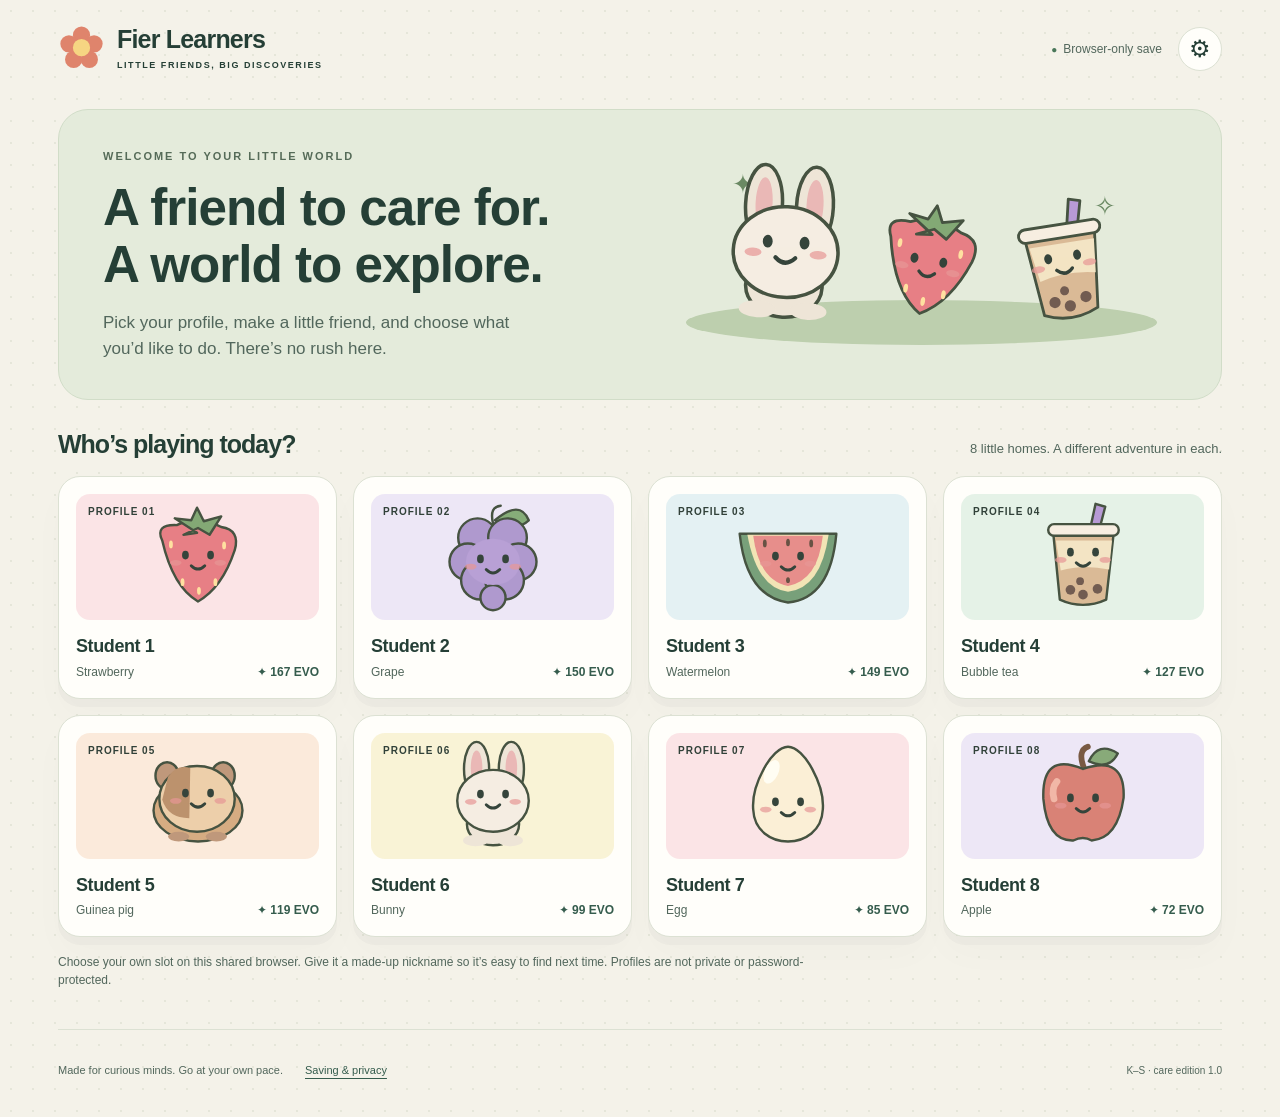
<file: index.html>
<!DOCTYPE html>
<html lang="en">
<head>
  <meta charset="utf-8">
  <meta name="viewport" content="width=device-width,initial-scale=1">
  <meta name="theme-color" content="#355c4d">
  <meta name="description" content="Make a little friend, explore a supply garden, and grow your maths skills. A gentle, browser-only Fier Learners game.">
  <title>Fier Learners · Little friends, big discoveries</title>
  <link rel="stylesheet" href="styles.css?v=care1">
  <script defer src="game.js?v=care1"></script>
  <script defer src="app.js?v=care1"></script>
</head>
<body>
  <a class="skip-link" href="#main">Skip to game</a>
  <header class="header">
    <a href="#profiles" class="brand" aria-label="Fier Learners, choose a profile">
      <svg class="brand-flower" viewBox="0 0 60 60" aria-hidden="true"><g fill="#df846c"><circle cx="30" cy="13" r="11"/><circle cx="46" cy="24" r="11"/><circle cx="40" cy="44" r="11"/><circle cx="20" cy="44" r="11"/><circle cx="14" cy="24" r="11"/></g><circle cx="30" cy="29" r="11" fill="#f6d582"/></svg>
      <span>Fier Learners<small>LITTLE FRIENDS, BIG DISCOVERIES</small></span>
    </a>
    <div class="header-actions"><span id="saveStatus" class="save-status" role="status">Checking browser save…</span><button class="icon-button" id="settingsButton" aria-label="Open settings">⚙</button></div>
  </header>
  <main id="main" tabindex="-1"></main>
  <footer class="footer"><span>Made for curious minds. Go at your own pace.</span><button id="aboutButton" class="text-button">Saving &amp; privacy</button><span class="release">K–S · care edition 1.0</span></footer>
  <div id="toast" class="toast" role="status" aria-live="polite"></div>
  <dialog id="editor" aria-labelledby="editorTitle"></dialog>
  <dialog id="settings" aria-labelledby="settingsTitle"></dialog>
  <dialog id="resetDialog" aria-labelledby="resetTitle"></dialog>
  <dialog id="about" aria-labelledby="aboutTitle">
    <div class="dialog-head"><span class="eyebrow">A LITTLE NOTE</span><button class="icon-button" data-close="about" aria-label="Close saving and privacy">×</button></div>
    <h2 id="aboutTitle">Your friend will wait for you.</h2>
    <p>There are no timers, daily streaks, health meters or lost progress while you are away. Your avatar is always safe and ready to play.</p>
    <p>Progress and nicknames are saved only in this browser on this device. There are no accounts, trackers or data uploads in the game. Use a made-up nickname, especially on a shared computer.</p>
    <p>These eight profiles are shared by anyone using this browser. They are not password-protected. A different device, private browsing, or clearing browser data may start a new game.</p>
    <p>If saving is unavailable, you can still play for this visit. The save message at the top tells you what happened.</p>
    <button class="button primary" data-close="about">Got it</button>
  </dialog>
  <noscript><p class="noscript">Please enable JavaScript to play Fier Learners. No account is needed.</p></noscript>
</body>
</html>
</file>
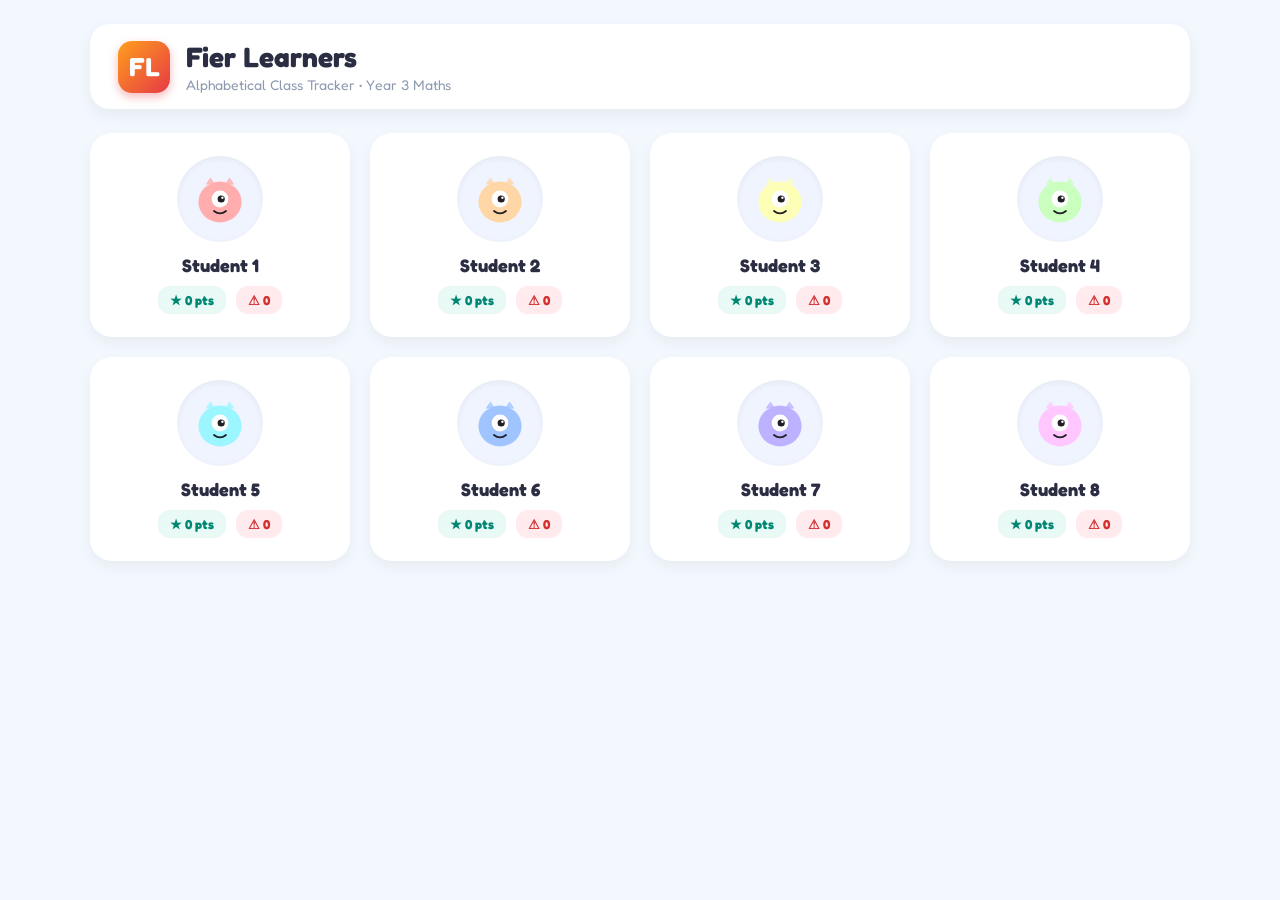
<file: kailani-savannah.html>
<!DOCTYPE html>
<html lang="en">
<head>
  <meta charset="UTF-8">
  <title>Fier Learners</title>
  <meta name="viewport" content="width=device-width, initial-scale=1.0">
  <link rel="preconnect" href="https://fonts.googleapis.com">
  <link rel="preconnect" href="https://fonts.gstatic.com" crossorigin>
  <link href="https://fonts.googleapis.com/css2?family=Fredoka:wght@400;600;700&display=swap" rel="stylesheet">
  <style>
    :root {
      --bg: #f3f8fe;
      --card-bg: #ffffff;
      --primary: #4361ee;
      --accent-green: #2ec4b6;
      --accent-red: #e63946;
      --text: #2b2d42;
      --muted: #8d99ae;
    }

    * {
      box-sizing: border-box;
      font-family: 'Fredoka', cursive, sans-serif;
    }

    body {
      margin: 0;
      padding: 24px;
      background-color: var(--bg);
      color: var(--text);
    }

    header {
      display: flex;
      align-items: center;
      justify-content: space-between;
      max-width: 1100px;
      margin: 0 auto 24px auto;
      background: #ffffff;
      padding: 16px 28px;
      border-radius: 20px;
      box-shadow: 0 6px 16px rgba(0, 0, 0, 0.06);
    }

    .logo-area {
      display: flex;
      align-items: center;
      gap: 16px;
    }

    .badge-icon {
      width: 52px;
      height: 52px;
      background: linear-gradient(135deg, #ff9f1c, #e63946);
      border-radius: 14px;
      display: flex;
      align-items: center;
      justify-content: center;
      font-size: 26px;
      font-weight: 700;
      color: #fff;
      box-shadow: 0 4px 10px rgba(230, 57, 70, 0.35);
    }

    h1 {
      margin: 0;
      font-size: 28px;
      color: var(--text);
    }

    .subtitle {
      font-size: 14px;
      color: var(--muted);
      margin-top: 2px;
    }

    .grid {
      display: grid;
      grid-template-columns: repeat(auto-fill, minmax(210px, 1fr));
      gap: 20px;
      max-width: 1100px;
      margin: 0 auto;
    }

    .card {
      background: var(--card-bg);
      border-radius: 22px;
      padding: 20px 16px;
      text-align: center;
      box-shadow: 0 6px 14px rgba(0, 0, 0, 0.05);
      transition: transform 0.15s ease, box-shadow 0.15s ease;
      cursor: pointer;
      display: flex;
      flex-direction: column;
      align-items: center;
      border: 3px solid transparent;
    }

    .card:hover {
      transform: translateY(-4px);
      box-shadow: 0 10px 20px rgba(67, 97, 238, 0.12);
      border-color: #dbe4ff;
    }

    .avatar-wrap {
      width: 86px;
      height: 86px;
      border-radius: 50%;
      background: #f0f4ff;
      display: flex;
      align-items: center;
      justify-content: center;
      margin-bottom: 12px;
      box-shadow: inset 0 2px 6px rgba(0, 0, 0, 0.05);
    }

    .name {
      font-size: 18px;
      font-weight: 700;
      margin-bottom: 10px;
    }

    .stats {
      display: flex;
      gap: 10px;
      width: 100%;
      justify-content: center;
    }

    .pill {
      padding: 6px 12px;
      border-radius: 12px;
      font-size: 13px;
      font-weight: 700;
      display: flex;
      align-items: center;
      gap: 4px;
    }

    .pill-points {
      background: #e8f9f6;
      color: #008774;
    }

    .pill-warnings {
      background: #ffebee;
      color: #d32f2f;
    }

    /* Quiz Modal */
    .modal-overlay {
      position: fixed;
      inset: 0;
      background: rgba(43, 45, 66, 0.55);
      backdrop-filter: blur(4px);
      display: none;
      align-items: center;
      justify-content: center;
      z-index: 1000;
      padding: 16px;
    }

    .modal-overlay.active {
      display: flex;
    }

    .modal-box {
      background: #ffffff;
      border-radius: 28px;
      width: 100%;
      max-width: 440px;
      padding: 28px;
      text-align: center;
      box-shadow: 0 18px 36px rgba(0, 0, 0, 0.2);
      animation: pop 0.2s cubic-bezier(0.175, 0.885, 0.32, 1.275);
    }

    @keyframes pop {
      from { transform: scale(0.9); opacity: 0; }
      to { transform: scale(1); opacity: 1; }
    }

    .equation {
      font-size: 40px;
      font-weight: 700;
      color: var(--primary);
      margin: 18px 0;
      letter-spacing: 1px;
    }

    .input-field {
      width: 140px;
      font-size: 32px;
      text-align: center;
      padding: 8px 12px;
      border: 3px solid #dcdff2;
      border-radius: 14px;
      font-weight: 700;
      outline: none;
      transition: border-color 0.15s;
    }

    .input-field:focus {
      border-color: var(--primary);
    }

    .actions {
      display: flex;
      gap: 12px;
      margin-top: 24px;
    }

    button {
      flex: 1;
      padding: 14px;
      font-size: 16px;
      font-weight: 700;
      border: none;
      border-radius: 14px;
      cursor: pointer;
      transition: opacity 0.15s ease, transform 0.1s ease;
    }

    button:active {
      transform: scale(0.97);
    }

    .btn-submit {
      background: var(--primary);
      color: #fff;
      box-shadow: 0 4px 10px rgba(67, 97, 238, 0.3);
    }

    .btn-cancel {
      background: #edeff5;
      color: #6c757d;
    }

    .feedback {
      min-height: 24px;
      font-size: 15px;
      font-weight: 700;
      margin-top: 14px;
    }

    .feedback.good { color: var(--accent-green); }
    .feedback.bad { color: var(--accent-red); }
  </style>
</head>
<body>

  <header>
    <div class="logo-area">
      <div class="badge-icon">FL</div>
      <div>
        <h1>Fier Learners</h1>
        <div class="subtitle">Alphabetical Class Tracker &bull; Year 3 Maths</div>
      </div>
    </div>
  </header>

  <main class="grid" id="studentGrid"></main>

  <div class="modal-overlay" id="quizModal">
    <div class="modal-box">
      <h2 id="modalStudentName" style="margin: 0; font-size: 24px;"></h2>
      <p style="color: var(--muted); margin: 6px 0 0 0;">Solve the equation for +2 points!</p>
      
      <div class="equation" id="mathProblem">10 + 10 = ?</div>

      <input type="number" id="answerInput" class="input-field" placeholder="?" autocomplete="off">

      <div class="actions">
        <button class="btn-cancel" onclick="closeModal()">Back</button>
        <button class="btn-submit" onclick="checkAnswer()">Submit</button>
      </div>

      <div class="feedback" id="feedbackText"></div>
    </div>
  </div>

  <script>
    // Alphabetical student list
    const students = [
      { id: 1, name: "Student 1", points: 0, warnings: 0, color: "#ffadad" },
      { id: 2, name: "Student 2", points: 0, warnings: 0, color: "#ffd6a5" },
      { id: 3, name: "Student 3", points: 0, warnings: 0, color: "#fdffb6" },
      { id: 4, name: "Student 4", points: 0, warnings: 0, color: "#caffbf" },
      { id: 5, name: "Student 5", points: 0, warnings: 0, color: "#9bf6ff" },
      { id: 6, name: "Student 6", points: 0, warnings: 0, color: "#a0c4ff" },
      { id: 7, name: "Student 7", points: 0, warnings: 0, color: "#bdb2ff" },
      { id: 8, name: "Student 8", points: 0, warnings: 0, color: "#ffc6ff" }
    ];

    let activeStudent = null;
    let currentA = 0;
    let currentB = 0;

    // Generates a simple SVG Dojo-like monster
    function renderMonster(color) {
      return `
        <svg width="60" height="60" viewBox="0 0 100 100">
          <ellipse cx="50" cy="55" rx="36" ry="34" fill="${color}" />
          <!-- Horns/Ears -->
          <polygon points="26,26 34,14 42,26" fill="${color}" opacity="0.8" />
          <polygon points="58,26 66,14 74,26" fill="${color}" opacity="0.8" />
          <!-- Big Eye -->
          <circle cx="50" cy="50" r="14" fill="#ffffff" />
          <circle cx="52" cy="50" r="6" fill="#1e1e24" />
          <circle cx="54" cy="48" r="2" fill="#ffffff" />
          <!-- Smile -->
          <path d="M 40 70 Q 50 78 60 70" stroke="#1e1e24" stroke-width="3" fill="none" stroke-linecap="round" />
        </svg>
      `;
    }

    function renderGrid() {
      const grid = document.getElementById('studentGrid');
      grid.innerHTML = '';

      students.forEach(student => {
        const card = document.createElement('div');
        card.className = 'card';
        card.onclick = () => openQuiz(student);

        card.innerHTML = `
          <div class="avatar-wrap">${renderMonster(student.color)}</div>
          <div class="name">${student.name}</div>
          <div class="stats">
            <span class="pill pill-points">&#9733; ${student.points} pts</span>
            <span class="pill pill-warnings">&#9888; ${student.warnings}</span>
          </div>
        `;
        grid.appendChild(card);
      });
    }

    function openQuiz(student) {
      activeStudent = student;
      document.getElementById('modalStudentName').textContent = student.name;
      document.getElementById('feedbackText').textContent = '';
      document.getElementById('answerInput').value = '';

      // Random Year 3 friendly addition (multiples of 10 or 2-digit sums)
      currentA = (Math.floor(Math.random() * 4) + 1) * 10; // 10, 20, 30, 40
      currentB = Math.floor(Math.random() * 30) + 10;      // 10 to 39

      document.getElementById('mathProblem').textContent = `${currentA} + ${currentB} = ?`;
      document.getElementById('quizModal').classList.add('active');

      setTimeout(() => {
        document.getElementById('answerInput').focus();
      }, 100);
    }

    function closeModal() {
      document.getElementById('quizModal').classList.remove('active');
    }

    function checkAnswer() {
      const val = parseInt(document.getElementById('answerInput').value, 10);
      const fb = document.getElementById('feedbackText');
      const correct = currentA + currentB;

      if (isNaN(val)) return;

      if (val === correct) {
        activeStudent.points += 2;
        fb.className = 'feedback good';
        fb.textContent = 'Correct! +2 points earned!';
        renderGrid();
        setTimeout(closeModal, 900);
      } else {
        activeStudent.warnings += 1;
        fb.className = 'feedback bad';
        fb.textContent = `Incorrect (Answer was ${correct}). Warning added!`;
        renderGrid();
        setTimeout(closeModal, 1400);
      }
    }

    // Enter key submits answer
    document.getElementById('answerInput').addEventListener('keyup', (e) => {
      if (e.key === 'Enter') checkAnswer();
    });

    renderGrid();
  </script>
</body>
</html>
</file>
<file: styles.css>
:root{color-scheme:light;--ink:#253f36;--muted:#52675c;--green:#355c4d;--paper:#fffefa;--line:#dce1d3;--cream:#f4f2e9;--pink:#f1b7bd;--shadow:0 8px 0 #253f3607,0 18px 36px #253f3605;font-family:ui-rounded,'Avenir Next','Trebuchet MS',Arial,sans-serif;font-synthesis:none}*{box-sizing:border-box}body{margin:0;color:var(--ink);background:var(--cream);background-image:radial-gradient(#8b9e7e25 1px,transparent 1px);background-size:22px 22px;font-size:16px;line-height:1.5}button,input,select{font:inherit}button,a,input,select{-webkit-tap-highlight-color:transparent}button{cursor:pointer}a{color:inherit}button:disabled{cursor:default}button:focus-visible,a:focus-visible,input:focus-visible,select:focus-visible{outline:3px solid #7251a7;outline-offset:4px}button{touch-action:manipulation}.skip-link{position:fixed;top:-80px;left:16px;z-index:200;background:var(--paper);padding:12px}.skip-link:focus{top:10px}.header{max-width:1220px;margin:auto;padding:25px 28px;display:flex;align-items:center;justify-content:space-between;gap:20px}.brand{display:flex;align-items:center;gap:12px;text-decoration:none;font-size:25px;line-height:1.1;font-weight:900;letter-spacing:-.8px}.brand-flower{width:47px;height:47px}.brand small{display:block;font-size:9px;letter-spacing:1.55px;margin-top:7px;font-weight:800}.header-actions{display:flex;align-items:center;gap:16px}.save-status{font-size:12px;max-width:290px;color:var(--muted)}.save-status::before{content:'●';font-size:10px;margin-right:6px;color:#497759}.save-status.unsaved{color:#754919}.save-status.unsaved::before{color:#a46215}.icon-button{border:1px solid var(--line);background:var(--paper);border-radius:50%;height:44px;min-width:44px;display:inline-flex;align-items:center;justify-content:center;font-size:24px;color:var(--ink)}main{max-width:1164px;margin:12px auto 40px;min-height:70vh}main:focus{outline:none}h1,h2,h3,p{margin-top:0}h1,h2,h3{line-height:1.13;letter-spacing:-1px}h1{font-size:clamp(34px,4vw,52px);margin-bottom:16px}h2{font-size:29px}h3{font-size:21px;letter-spacing:-.4px}.eyebrow{font-size:11px;font-weight:900;letter-spacing:2px;display:block;margin-bottom:14px;color:#556b58}.intro{display:grid;grid-template-columns:1.1fr 1fr;align-items:center;background:#e4ebdb;border:1px solid #d1ddc8;border-radius:30px;padding:38px 44px;margin-bottom:30px;overflow:hidden;position:relative}.intro p{max-width:450px;color:var(--muted);font-size:17px;margin-bottom:0}.intro-illustration{position:relative;min-height:200px;display:flex;align-items:center;justify-content:center;gap:0}.intro-illustration::after{content:'';position:absolute;bottom:10px;left:20px;right:20px;height:45px;border-radius:50%;background:#bdcfae;z-index:0}.intro-friend{width:135px;z-index:1;transform:rotate(-9deg);align-self:flex-end;margin-bottom:25px}.intro-friend:nth-child(2){width:170px;transform:rotate(3deg);margin-left:-10px}.intro-friend:nth-child(3){transform:rotate(10deg);margin-left:-10px}.sparkle{position:absolute;color:#6a8963;font-size:26px;top:10px;left:13%}.sparkle:last-child{left:auto;right:12%;top:32px}.section-heading{display:flex;justify-content:space-between;gap:16px;align-items:end;margin:26px 0 18px}.section-heading h2{margin:0;font-size:25px}.section-heading p{margin:0;color:var(--muted);font-size:13px}.profiles{display:grid;grid-template-columns:repeat(4,1fr);gap:16px}.profile-card{text-align:left;border:1px solid var(--line);border-radius:22px;background:var(--paper);padding:17px;box-shadow:var(--shadow);transition:transform .18s,border-color .18s;min-width:0;color:var(--ink)}.profile-card:hover{transform:translateY(-4px);border-color:#73966d}.profile-art{height:126px;display:flex;align-items:center;justify-content:center;border-radius:14px;background:var(--tint);margin-bottom:16px;position:relative}.profile-art svg{width:116px;height:116px}.profile-number{position:absolute;top:10px;left:12px;font-size:10px;font-weight:800;letter-spacing:1px;color:#314139}.profile-card h3{margin:0 0 6px;overflow-wrap:anywhere;font-size:18px}.profile-meta{display:flex;justify-content:space-between;gap:8px;font-size:12px;color:var(--muted)}.profile-meta span:last-child{font-weight:800;color:var(--green)}.profile-note{font-size:12px;color:var(--muted);margin-top:16px;max-width:750px}.topline{display:flex;align-items:center;justify-content:space-between;gap:16px;margin-bottom:20px}.back-link,.text-button{border:0;background:none;padding:8px 0;color:var(--green);text-decoration:underline;text-underline-offset:4px;font-size:13px}.back-link{text-decoration:none;font-weight:800}.nav-tabs{display:flex;gap:6px;border:1px solid #d7decf;background:#e9ecdf;border-radius:15px;padding:5px}.nav-tabs a{padding:9px 18px;text-decoration:none;border-radius:10px;font-size:14px;font-weight:800;white-space:nowrap}.nav-tabs a[aria-current=page]{background:var(--paper);box-shadow:0 2px 4px #253f3610}.home-layout{display:grid;grid-template-columns:minmax(0,1.13fr) minmax(0,1fr);gap:25px}.habitat{background:#e3ecdc;border:1px solid #cad9c2;border-radius:27px;overflow:hidden;position:relative;display:flex;flex-direction:column;min-height:465px}.habitat-top{display:flex;justify-content:space-between;align-items:start;padding:24px 27px;gap:12px}.habitat h1{font-size:33px;margin:4px 0 0;overflow-wrap:anywhere}.habitat .eyebrow{margin:0;font-size:10px}.pill{display:inline-flex;align-items:center;gap:7px;background:#fffefa;border:1px solid #e1e2d5;padding:6px 12px;border-radius:30px;font-size:13px;font-weight:800;white-space:nowrap}.stage{height:245px;position:relative;display:flex;align-items:center;justify-content:center;isolation:isolate}.stage::before{content:'';position:absolute;width:80%;height:90%;border-radius:50% 50% 35% 35%;background:#f4f4df;bottom:0;z-index:-2}.stage::after{content:'';position:absolute;width:72%;height:44px;border-radius:50%;background:#b4caa8;bottom:1px;z-index:-1}.big-avatar{width:225px;height:225px;position:relative;z-index:1;filter:drop-shadow(0 9px 2px #4a6b3420);animation:float 4s ease-in-out infinite}.stage-flower{position:absolute;width:32px;height:32px;bottom:23px;left:12%;color:#d38b74;font-size:30px;transform:rotate(-15deg)}.stage-flower.right{left:auto;right:11%;bottom:31px;color:#a194be}.speech{align-self:center;text-align:center;font-size:13px;background:#fffefacc;border:1px solid #d5ddcc;border-radius:14px;padding:9px 15px;margin:17px 16px 21px;max-width:90%;color:#455e4c}.care-row{padding:0 22px 23px;display:grid;grid-template-columns:repeat(3,1fr);gap:8px}.care-button{border:1px solid #bbcbb2;background:#fffef5;border-radius:13px;color:var(--ink);padding:10px 4px;font-size:12px;font-weight:800;display:flex;align-items:center;justify-content:center;gap:6px;min-height:45px}.care-button:hover{background:#f6e8c4}.care-button svg{width:23px;height:23px}.home-side h2{font-size:29px;margin-bottom:7px}.home-side>p{font-size:14px;color:var(--muted);margin-bottom:21px}.activity-card{border:1px solid var(--line);border-radius:18px;background:var(--paper);display:flex;align-items:center;gap:16px;text-decoration:none;padding:18px 20px;margin-bottom:12px;transition:transform .18s}.activity-card:hover{transform:translateX(4px);border-color:#789469}.activity-icon{display:grid;place-items:center;min-width:55px;height:55px;border-radius:14px;background:#e9edde;font-size:28px}.activity-icon svg{width:36px;height:36px}.activity-card:nth-of-type(2) .activity-icon{background:#f6e7ca}.activity-card:nth-of-type(3) .activity-icon{background:#ece5f4}.activity-card h3{font-size:18px;margin:0 0 5px}.activity-card p{font-size:12px;color:var(--muted);margin:0}.arrow{margin-left:auto;font-size:22px}.inventory{border:1px dashed #b9c7ad;border-radius:18px;padding:17px 20px;margin-top:21px;background:#f9f8ef}.inventory h3{font-size:13px;letter-spacing:.6px;margin:0 0 12px}.supplies{display:flex;gap:19px;flex-wrap:wrap;font-size:12px}.supply{display:flex;align-items:center;gap:5px}.supply svg{width:24px;height:24px}.supply strong{font-size:17px}.calm-note{font-size:12px;color:var(--muted);margin:16px 0 0}.button{display:inline-flex;align-items:center;justify-content:center;gap:8px;padding:12px 20px;min-height:46px;background:var(--paper);border:1px solid #b6c8b5;border-radius:12px;text-decoration:none;font-weight:800;color:var(--green);font-size:14px}.button.primary{background:var(--green);color:white;border-color:var(--green);box-shadow:0 3px 0 #1c3d31}.button.primary:hover{background:#284b3d}.button:disabled{opacity:.55;box-shadow:none}.button-row{display:flex;gap:10px;flex-wrap:wrap;margin-top:23px}.page-intro{display:flex;align-items:center;justify-content:space-between;gap:20px;margin:30px 0 24px}.page-intro h1{font-size:36px;margin:0 0 9px}.page-intro p{color:var(--muted);margin:0;max-width:680px;font-size:15px}.panel{background:var(--paper);border:1px solid var(--line);border-radius:24px;padding:28px;box-shadow:var(--shadow)}.math-layout{display:grid;grid-template-columns:280px 1fr;gap:24px}.math-choices{display:flex;flex-direction:column;gap:10px}.mode-button{text-align:left;border:1px solid var(--line);background:var(--paper);border-radius:15px;padding:16px;color:var(--ink)}.mode-button strong{display:block;font-size:15px;margin-bottom:5px}.mode-button small{display:block;font-size:12px;color:var(--muted)}.mode-button[aria-pressed=true]{border:2px solid var(--green);padding:15px;background:#e7eeda}.quiz-panel{text-align:center;min-height:370px;display:flex;flex-direction:column;align-items:center;justify-content:center}.quiz-panel .eyebrow{margin-bottom:20px}.equation{font-size:clamp(30px,5vw,52px);font-weight:900;letter-spacing:1px;margin:0 0 22px}.answer-row{display:flex;gap:10px;justify-content:center;align-items:end}.answer-group label{display:block;text-align:left;font-size:12px;font-weight:800;margin-bottom:6px}.answer-input{border:2px solid #b9cbb3;border-radius:12px;width:132px;height:52px;text-align:center;font-size:26px;color:var(--ink);background:white}.answer-row .button{height:52px}.feedback{margin-top:19px;margin-bottom:0;font-size:14px;max-width:530px;min-height:24px;color:#48643f}.feedback.success{color:#255a42;font-weight:800}.hint{border-radius:12px;background:#f4efdf;padding:12px 16px;color:#554c30;font-size:14px;text-align:left;margin-top:16px;max-width:530px}.quiz-help{display:flex;gap:20px;margin-top:14px}.garden-panel{background:#e4ecdb;border:1px solid #cbd9c0;border-radius:24px;padding:30px}.garden-grid{display:grid;grid-template-columns:repeat(3,1fr);gap:18px}.garden-spot{position:relative;display:flex;flex-direction:column;align-items:center;gap:5px;justify-content:center;min-height:170px;background:#fffef7;border:1px solid #c8d4bd;border-radius:18px;color:var(--ink);box-shadow:0 5px 0 #c0cfae;font-size:13px}.garden-spot svg{width:70px;height:70px;transition:transform .18s}.garden-spot:hover:not(:disabled) svg{transform:rotate(-7deg) scale(1.08)}.garden-spot strong{font-size:16px}.garden-spot:disabled{background:#d7e2cc;border-style:dashed;box-shadow:none;color:#456039}.garden-spot:disabled svg{opacity:.55}.garden-bottom{display:flex;justify-content:space-between;align-items:center;gap:16px;margin-top:24px}.garden-bottom p{margin:0;font-size:13px;max-width:570px}.trophies{display:grid;grid-template-columns:repeat(4,1fr);gap:16px}.trophy-card{background:#fffef8;border:1px solid var(--line);padding:24px 17px;text-align:center;border-radius:20px}.trophy-card.earned{background:#fbf2d8;border-color:#d9c889}.trophy-art{margin:auto auto 18px;background:#e7e9e1;border-radius:50%;width:75px;height:75px;display:grid;place-items:center}.trophy-art svg{width:48px;height:48px}.earned .trophy-art{background:#f1d890}.trophy-card h3{font-size:17px;margin:0 0 10px}.trophy-card p{font-size:12px;color:var(--muted);min-height:54px;margin:0 0 12px}.trophy-card small{font-size:11px;font-weight:800;letter-spacing:1px;color:#4b614a}.footer{max-width:1164px;margin:0 auto;padding:24px 0 30px;display:flex;align-items:center;gap:22px;border-top:1px solid var(--line);font-size:11px;color:var(--muted)}.footer .text-button{font-size:11px}.release{margin-left:auto;font-size:10px}.toast{position:fixed;left:50%;bottom:24px;transform:translate(-50%,20px);padding:14px 22px;background:#294e40;color:white;border-radius:14px;box-shadow:0 7px 25px #0003;z-index:150;max-width:min(90vw,650px);font-size:14px;opacity:0;pointer-events:none;transition:opacity .2s,transform .2s;text-align:center}.toast.visible{opacity:1;transform:translate(-50%,0)}dialog{border:1px solid #cfdbc4;border-radius:25px;background:var(--paper);color:var(--ink);width:min(650px,calc(100% - 28px));padding:28px;box-shadow:0 24px 90px #12251740;max-height:90vh}dialog::backdrop{background:#243e3473;backdrop-filter:blur(3px)}dialog h2{font-size:29px;margin-bottom:15px}dialog p{font-size:14px;color:var(--muted)}.dialog-head{display:flex;align-items:center;justify-content:space-between;gap:12px;margin-bottom:8px}.dialog-head .eyebrow{margin:0}.dialog-head .icon-button{height:34px;min-width:34px}.field-label{display:block;font-size:13px;font-weight:800;margin:18px 0 7px}.nickname-input{width:100%;border:1px solid #a7bc9f;border-radius:10px;background:white;color:var(--ink);padding:12px 14px}.field-help{font-size:11px!important;margin:7px 0 0!important}.avatar-choices{display:grid;grid-template-columns:repeat(7,1fr);gap:7px}.avatar-choice{display:flex;flex-direction:column;align-items:center;justify-content:center;gap:3px;border:1px solid #d9dfd0;border-radius:11px;background:#f5f5eb;min-height:87px;padding:5px 2px;font-size:9px;color:var(--ink)}.avatar-choice svg{width:49px;height:49px}.avatar-choice[aria-pressed=true]{outline:2px solid var(--green);outline-offset:0;background:#e2eed9}.colour-choices{display:flex;gap:9px;flex-wrap:wrap}.colour-choice{border:2px solid transparent;padding:0;width:37px;height:37px;border-radius:50%;background:var(--swatch);position:relative}.colour-choice[aria-pressed=true]{border-color:#314b3d;outline:2px solid #fff;outline-offset:-5px}.colour-choice[aria-pressed=true]::after{content:'✓';font-size:17px;font-weight:900;color:#233b30}.editor-preview{display:flex;align-items:center;gap:20px;padding:13px 18px;background:#edf0e5;border-radius:17px;margin-bottom:13px}.editor-preview svg{width:80px;height:80px}.editor-preview strong{font-size:20px;overflow-wrap:anywhere}.editor-preview small{display:block;font-size:12px;color:var(--muted)}.settings-check{display:flex;gap:12px;align-items:center;font-size:15px;margin:22px 0}.settings-check input{width:21px;height:21px;accent-color:var(--green)}.danger-section{border-top:1px solid var(--line);padding-top:20px;margin-top:25px}.danger-button{border-color:#bd9889;color:#784d3e;background:#fff8f1}.noscript{margin:30px}.sr-only{position:absolute;width:1px;height:1px;padding:0;margin:-1px;overflow:hidden;clip:rect(0,0,0,0);white-space:nowrap;border:0}@keyframes float{50%{transform:translateY(-7px) rotate(2deg)}}@keyframes happy{40%{transform:translateY(-18px) rotate(-7deg)}75%{transform:translateY(-6px) rotate(6deg)}}.big-avatar.happy{animation:happy .7s ease-in-out}.motion-off *, .motion-off *::before,.motion-off *::after{animation:none!important;transition:none!important;scroll-behavior:auto!important}@media(prefers-reduced-motion:reduce){*,*::before,*::after{animation:none!important;transition:none!important;scroll-behavior:auto!important}}@media(max-width:1200px){main,.footer{margin-left:28px;margin-right:28px}}@media(max-width:900px){.profiles{grid-template-columns:repeat(4,1fr);gap:12px}.profile-card{padding:12px}.profile-art{height:105px}.profile-art svg{width:95px;height:95px}.profile-meta{flex-wrap:wrap}.home-layout{gap:18px;grid-template-columns:1fr 1fr}.habitat-top{padding:22px 20px}.habitat h1{font-size:28px}.habitat-top .pill{font-size:11px;padding:5px 9px}.care-row{padding-left:13px;padding-right:13px;gap:5px}.care-button{font-size:11px}.activity-card{padding:16px;gap:12px}.activity-icon{min-width:46px;height:46px}.activity-card h3{font-size:16px}.trophies{grid-template-columns:repeat(2,1fr)}.intro{padding:30px}.intro-friend{width:100px}.intro-friend:nth-child(2){width:130px}.intro-illustration{min-height:175px}.math-layout{grid-template-columns:235px 1fr}.nav-tabs a{padding:9px 11px}.supplies{gap:12px}}@media(max-width:680px){.header{padding:20px 18px;gap:10px;align-items:flex-start}.brand{font-size:21px;gap:8px}.brand small{font-size:7px;letter-spacing:1.1px}.brand-flower{width:36px;height:36px}.header-actions{gap:8px}.save-status{max-width:116px;font-size:10px;line-height:1.3}.icon-button{min-width:36px;height:36px;font-size:21px}main{margin:6px 16px 28px}.intro{grid-template-columns:1fr;padding:26px;margin-bottom:23px}.intro h1{font-size:36px}.intro p{font-size:14px}.intro-illustration{min-height:160px;margin-top:13px}.intro-friend{width:108px;margin-bottom:15px}.intro-friend:nth-child(2){width:138px}.intro-illustration::after{bottom:0}.profiles{grid-template-columns:repeat(2,1fr);gap:12px}.profile-art{height:112px}.profile-card h3{font-size:16px}.profile-meta{font-size:11px}.section-heading{align-items:start;flex-direction:column;gap:5px}.section-heading h2{font-size:22px}.home-layout{grid-template-columns:1fr}.habitat{min-height:430px}.habitat h1{font-size:32px}.stage{height:210px}.big-avatar{width:205px;height:205px}.care-row{padding:0 20px 21px}.care-button{font-size:13px}.home-side{margin-top:10px}.topline{flex-direction:column;align-items:stretch;gap:10px}.topline .back-link{align-self:start}.nav-tabs{justify-content:space-between}.nav-tabs a{font-size:12px;flex:1;text-align:center;padding:9px 5px}.page-intro{margin:25px 0 20px;align-items:start}.page-intro h1{font-size:29px}.page-intro p{font-size:13px}.page-intro>.pill{font-size:11px;padding:6px 9px}.math-layout{grid-template-columns:1fr;gap:17px}.math-choices{display:grid;grid-template-columns:1fr 1fr;gap:8px}.mode-button{padding:12px}.mode-button[aria-pressed=true]{padding:11px}.mode-button strong{font-size:13px}.mode-button small{font-size:11px}.panel{padding:24px 18px}.quiz-panel{min-height:340px}.equation{font-size:34px}.garden-panel{padding:18px}.garden-grid{grid-template-columns:repeat(2,1fr);gap:14px}.garden-spot{min-height:149px}.garden-spot svg{width:59px;height:59px}.garden-spot strong{font-size:14px}.garden-bottom{align-items:stretch;flex-direction:column}.trophy-card{padding:20px 12px}.trophy-card h3{font-size:15px}.trophy-card p{font-size:11px;min-height:55px}.footer{margin:0 18px;gap:9px;flex-wrap:wrap;padding-top:18px}.footer>span:first-child{width:100%}.footer .release{margin-left:auto}dialog{padding:20px}.avatar-choices{grid-template-columns:repeat(4,1fr);gap:7px}.avatar-choice{font-size:10px;min-height:76px}.avatar-choice svg{width:45px;height:45px}.avatar-choices .avatar-choice:last-child{grid-column:auto}.dialog-head .eyebrow{font-size:10px}.editor-preview{padding:10px 15px}.editor-preview svg{width:58px;height:58px}.editor-preview strong{font-size:18px}.field-label{margin-top:15px}.toast{bottom:16px;font-size:13px;padding:12px 17px}}
@media(max-width:400px){.header{flex-wrap:wrap}.header-actions{width:100%;justify-content:space-between}.save-status{max-width:none;font-size:11px}.page-intro{flex-wrap:wrap}.answer-row{gap:8px}.answer-input{width:112px}.answer-row .button{padding-left:14px;padding-right:14px}}
</file>
